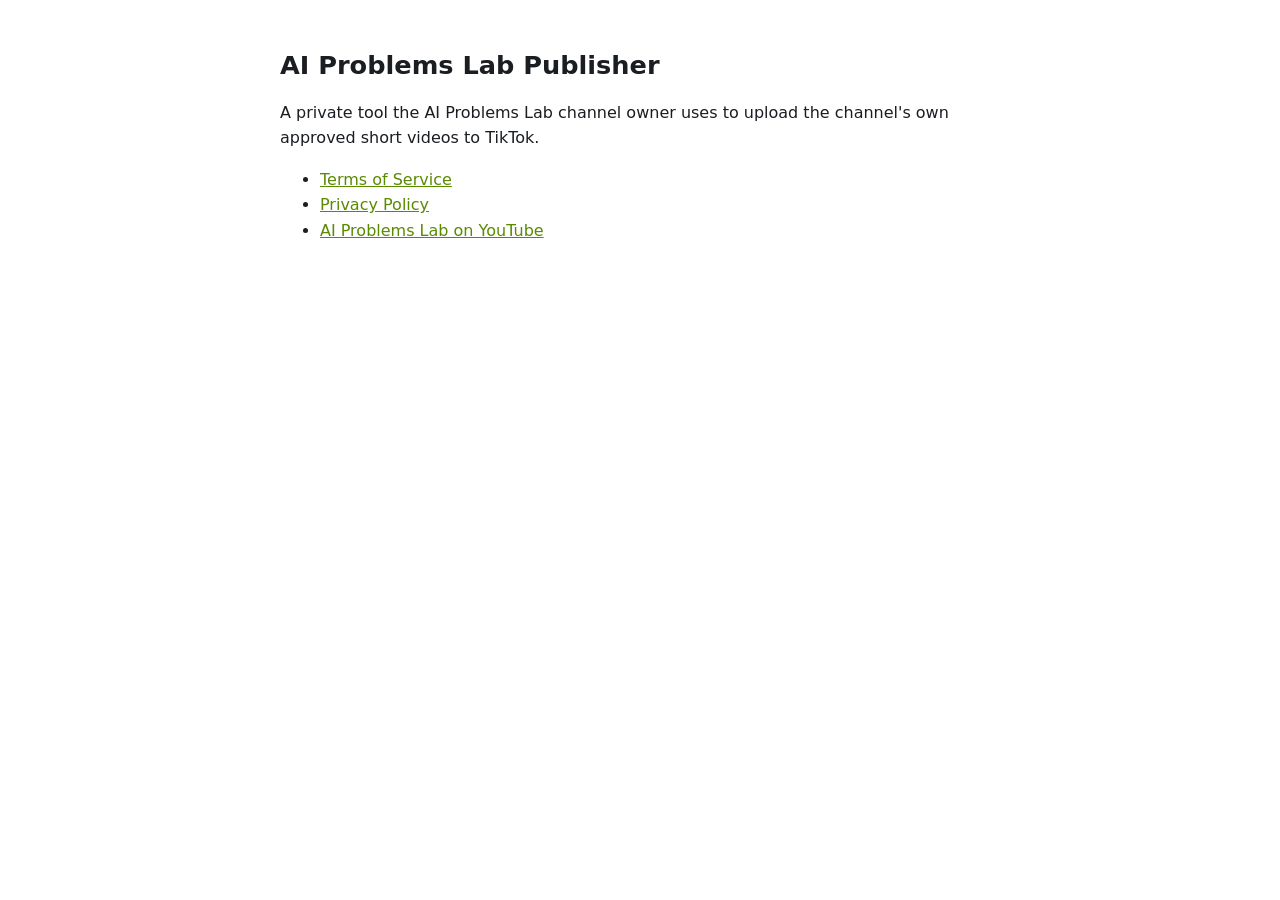
<file: index.html>
<!doctype html>
<html lang="en">
<head>
<meta charset="utf-8">
<meta name="viewport" content="width=device-width, initial-scale=1">
<title>AI Problems Lab Publisher</title>
<link rel="stylesheet" href="style.css">
</head>
<body>
<main>
<h1>AI Problems Lab Publisher</h1>
<p>A private tool the AI Problems Lab channel owner uses to upload the channel's own approved short videos to TikTok.</p>
<ul>
<li><a href="terms.html">Terms of Service</a></li>
<li><a href="privacy.html">Privacy Policy</a></li>
<li><a href="https://www.youtube.com/@aiproblemslab">AI Problems Lab on YouTube</a></li>
</ul>
</main>
</body>
</html>
</file>
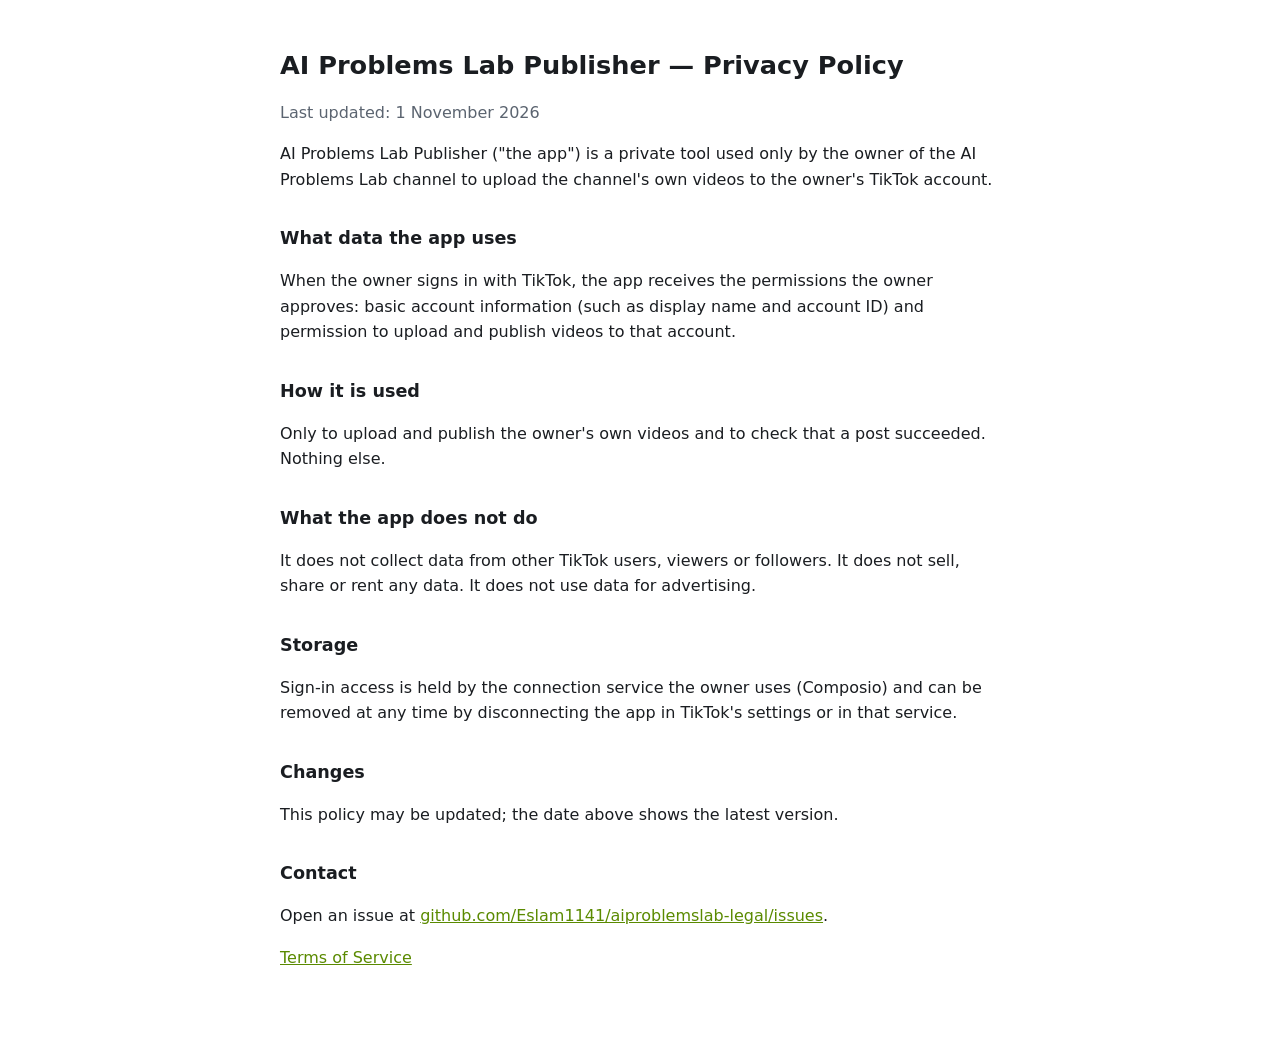
<file: privacy.html>
<!doctype html>
<html lang="en">
<head>
<meta charset="utf-8">
<meta name="viewport" content="width=device-width, initial-scale=1">
<title>Privacy Policy — AI Problems Lab Publisher</title>
<link rel="stylesheet" href="style.css">
</head>
<body>
<main>
<h1>AI Problems Lab Publisher — Privacy Policy</h1>
<p class="meta">Last updated: 1 November 2026</p>
<p>AI Problems Lab Publisher ("the app") is a private tool used only by the owner of the
AI Problems Lab channel to upload the channel's own videos to the owner's TikTok account.</p>

<h2>What data the app uses</h2>
<p>When the owner signs in with TikTok, the app receives the permissions the owner approves: basic account information (such as display name and account ID) and permission to upload and publish videos to that account.</p>

<h2>How it is used</h2>
<p>Only to upload and publish the owner's own videos and to check that a post succeeded. Nothing else.</p>

<h2>What the app does not do</h2>
<p>It does not collect data from other TikTok users, viewers or followers. It does not sell, share or rent any data. It does not use data for advertising.</p>

<h2>Storage</h2>
<p>Sign-in access is held by the connection service the owner uses (Composio) and can be removed at any time by disconnecting the app in TikTok's settings or in that service.</p>

<h2>Changes</h2>
<p>This policy may be updated; the date above shows the latest version.</p>

<h2>Contact</h2>
<p>Open an issue at <a href="https://github.com/Eslam1141/aiproblemslab-legal/issues">github.com/Eslam1141/aiproblemslab-legal/issues</a>.</p>

<p class="meta"><a href="terms.html">Terms of Service</a></p>
</main>
</body>
</html>
</file>
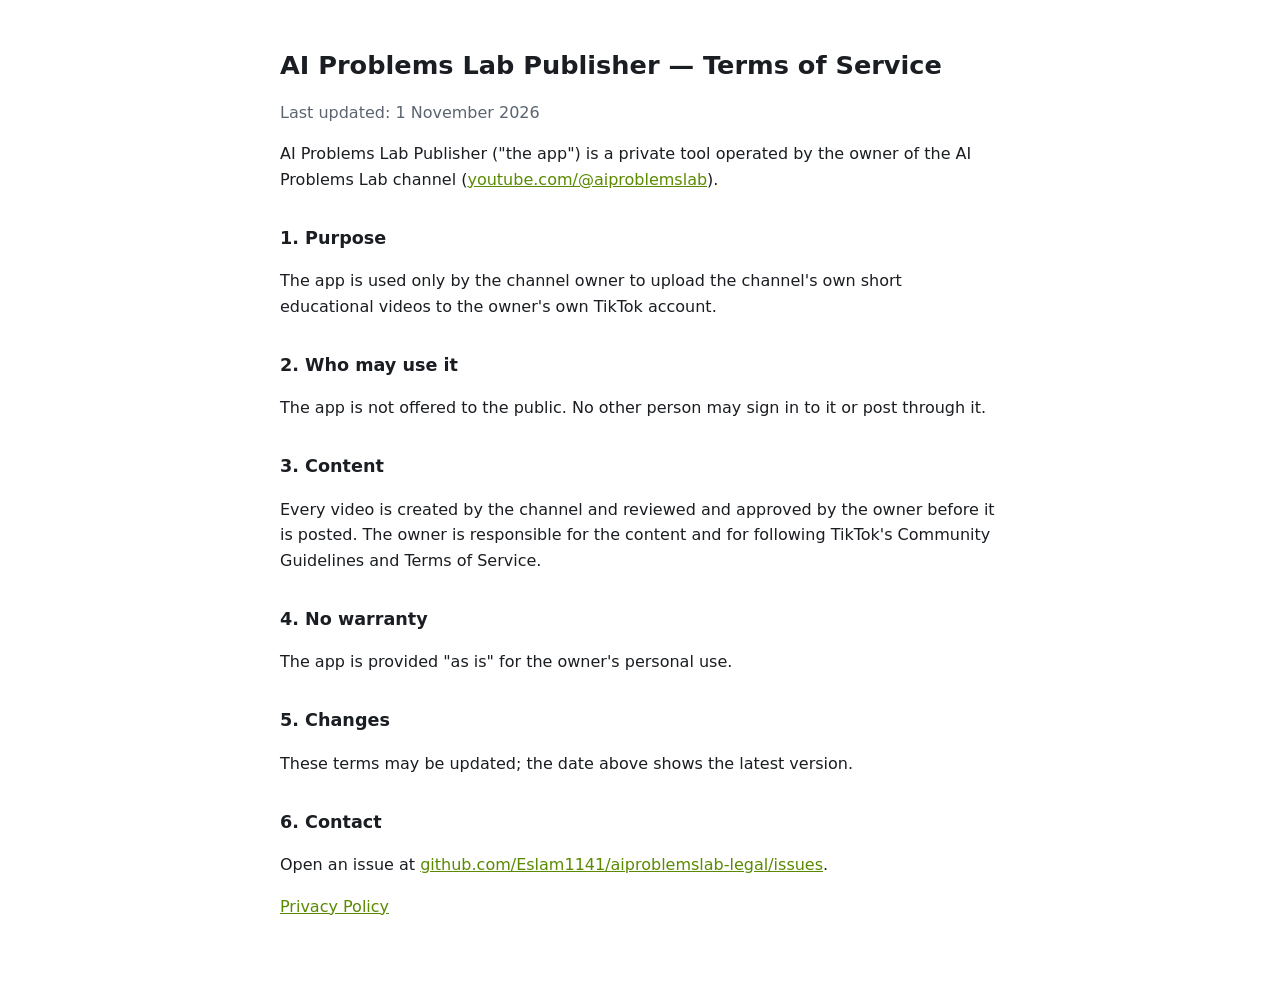
<file: terms.html>
<!doctype html>
<html lang="en">
<head>
<meta charset="utf-8">
<meta name="viewport" content="width=device-width, initial-scale=1">
<title>Terms of Service — AI Problems Lab Publisher</title>
<link rel="stylesheet" href="style.css">
</head>
<body>
<main>
<h1>AI Problems Lab Publisher — Terms of Service</h1>
<p class="meta">Last updated: 1 November 2026</p>
<p>AI Problems Lab Publisher ("the app") is a private tool operated by the owner of the
AI Problems Lab channel (<a href="https://www.youtube.com/@aiproblemslab">youtube.com/@aiproblemslab</a>).</p>

<h2>1. Purpose</h2>
<p>The app is used only by the channel owner to upload the channel's own short educational videos to the owner's own TikTok account.</p>

<h2>2. Who may use it</h2>
<p>The app is not offered to the public. No other person may sign in to it or post through it.</p>

<h2>3. Content</h2>
<p>Every video is created by the channel and reviewed and approved by the owner before it is posted. The owner is responsible for the content and for following TikTok's Community Guidelines and Terms of Service.</p>

<h2>4. No warranty</h2>
<p>The app is provided "as is" for the owner's personal use.</p>

<h2>5. Changes</h2>
<p>These terms may be updated; the date above shows the latest version.</p>

<h2>6. Contact</h2>
<p>Open an issue at <a href="https://github.com/Eslam1141/aiproblemslab-legal/issues">github.com/Eslam1141/aiproblemslab-legal/issues</a>.</p>

<p class="meta"><a href="privacy.html">Privacy Policy</a></p>
</main>
</body>
</html>
</file>
<file: style.css>
:root { --bg: #ffffff; --fg: #1a1d21; --muted: #5b6470; --accent: #5a8a00; }
@media (prefers-color-scheme: dark) { :root { --bg: #111418; --fg: #e8ebee; --muted: #9aa3ad; --accent: #c6ef4f; } }
body { margin: 0; background: var(--bg); color: var(--fg); font: 16px/1.6 system-ui, -apple-system, "Segoe UI", sans-serif; }
main { max-width: 720px; margin: 0 auto; padding: 32px 16px 64px; }
h1 { font-size: 1.6rem; line-height: 1.3; }
h2 { font-size: 1.1rem; margin-top: 1.8em; }
a { color: var(--accent); }
.meta { color: var(--muted); }
</file>
